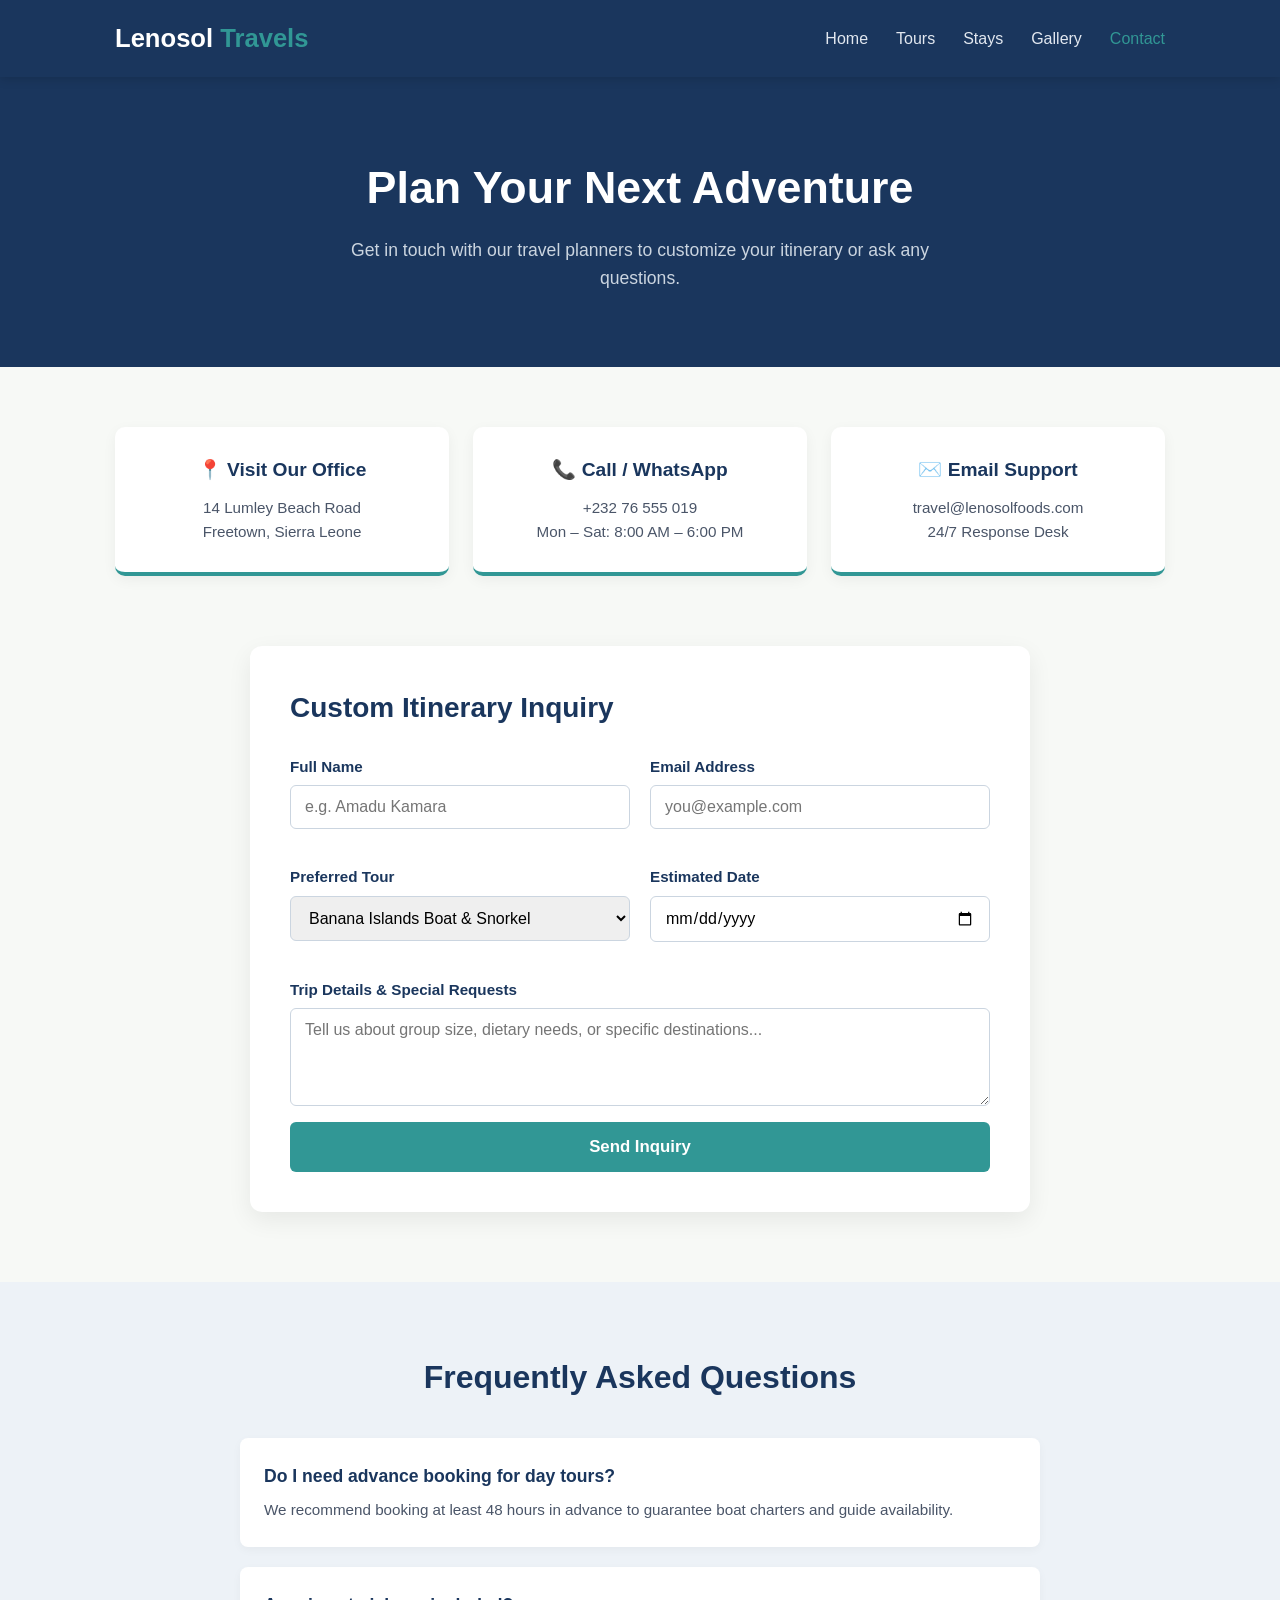
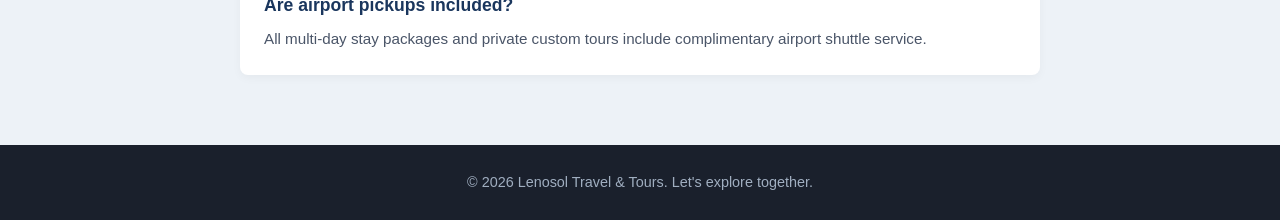
<file: contact.html>
<!doctype html>
<html lang="en">
  <head>
    <meta charset="UTF-8" />
    <meta name="viewport" content="width=device-width, initial-scale=1.0" />
    <title>Contact Us | Lenosol Travel</title>
    <link rel="stylesheet" href="css/contact.css" />
  </head>
  <body>
    <!-- Sticky Navbar -->
    <header class="navbar">
      <div class="container nav-container">
        <a href="index.html" class="logo">Lenosol <span>Travels</span></a>
        <nav>
          <ul class="nav-links">
            <li><a href="index.html">Home</a></li>
            <li><a href="tours.html">Tours</a></li>
            <li><a href="stays.html">Stays</a></li>
            <li><a href="gallery.html">Gallery</a></li>
            <li><a href="contact.html" class="active">Contact</a></li>
          </ul>
        </nav>
      </div>
    </header>

    <!-- Section 1: Header -->
    <section class="contact-header">
      <div class="container">
        <h1>Plan Your Next Adventure</h1>
        <p>
          Get in touch with our travel planners to customize your itinerary or
          ask any questions.
        </p>
      </div>
    </section>

    <!-- Section 2: Contact Info Cards -->
    <section class="info-cards">
      <div class="container cards-grid">
        <div class="info-box">
          <h3>📍 Visit Our Office</h3>
          <p>14 Lumley Beach Road</p>
          <p>Freetown, Sierra Leone</p>
        </div>
        <div class="info-box">
          <h3>📞 Call / WhatsApp</h3>
          <p>+232 76 555 019</p>
          <p>Mon – Sat: 8:00 AM – 6:00 PM</p>
        </div>
        <div class="info-box">
          <h3>✉️ Email Support</h3>
          <p>travel@lenosolfoods.com</p>
          <p>24/7 Response Desk</p>
        </div>
      </div>
    </section>

    <!-- Section 3: Booking & Inquiry Form -->
    <section class="form-section">
      <div class="container form-wrapper">
        <form
          class="inquiry-form"
          action="https://formspree.io/f/mljbwerr"
          method="POST"
        >
          <h2>Custom Itinerary Inquiry</h2>
          <div class="form-row">
            <div class="field">
              <label for="name">Full Name</label>
              <input
                type="text"
                id="name"
                name="name"
                placeholder="e.g. Amadu Kamara"
                required
              />
            </div>
            <div class="field">
              <label for="email">Email Address</label>
              <input
                type="email"
                id="email"
                name="email"
                placeholder="you@example.com"
                required
              />
            </div>
          </div>
          <div class="form-row">
            <div class="field">
              <label for="tour-type">Preferred Tour</label>
              <select id="tour-type" name="tour-type">
                <option value="island">Banana Islands Boat & Snorkel</option>
                <option value="rainforest">Tacugama Rainforest Hike</option>
                <option value="food">Freetown Food & Spice Crawl</option>
                <option value="custom">Fully Custom Itinerary</option>
              </select>
            </div>
            <div class="field">
              <label for="travel-date">Estimated Date</label>
              <input type="date" id="travel-date" name="travel-date" required />
            </div>
          </div>
          <div class="field full">
            <label for="message">Trip Details & Special Requests</label>
            <textarea
              id="message"
              name="message"
              rows="4"
              placeholder="Tell us about group size, dietary needs, or specific destinations..."
            ></textarea>
          </div>
          <button type="submit" class="submit-btn">Send Inquiry</button>
        </form>
      </div>
    </section>

    <!-- Section 4: FAQs & Logistics -->
    <section class="faq-section">
      <div class="container">
        <h2>Frequently Asked Questions</h2>
        <div class="faq-list">
          <div class="faq-item">
            <h4>Do I need advance booking for day tours?</h4>
            <p>
              We recommend booking at least 48 hours in advance to guarantee
              boat charters and guide availability.
            </p>
          </div>
          <div class="faq-item">
            <h4>Are airport pickups included?</h4>
            <p>
              All multi-day stay packages and private custom tours include
              complimentary airport shuttle service.
            </p>
          </div>
        </div>
      </div>
    </section>

    <!-- Footer -->
    <footer class="footer">
      <div class="container">
        <p>&copy; 2026 Lenosol Travel & Tours. Let's explore together.</p>
      </div>
    </footer>
  </body>
</html>
</file>
<file: css/contact.css>
* {
  margin: 0;
  padding: 0;
  box-sizing: border-box;
}
body {
  font-family: "Segoe UI", sans-serif;
  background-color: #f7f9f6;
  color: #2d3748;
  line-height: 1.6;
}
.container {
  width: 90%;
  max-width: 1050px;
  margin: 0 auto;
}

/* Sticky Navbar */
.navbar {
  position: sticky;
  top: 0;
  z-index: 1000;
  background-color: #1a365d;
  padding: 18px 0;
  box-shadow: 0 2px 10px rgba(0, 0, 0, 0.15);
}
.nav-container {
  display: flex;
  justify-content: space-between;
  align-items: center;
}
.logo {
  font-size: 1.6rem;
  font-weight: 700;
  color: #ffffff;
  text-decoration: none;
}
.logo span {
  color: #319795;
}
.nav-links {
  list-style: none;
  display: flex;
  gap: 28px;
}
.nav-links a {
  color: #e2e8f0;
  text-decoration: none;
  font-weight: 500;
  transition: color 0.3s;
}
.nav-links a:hover,
.nav-links a.active {
  color: #319795;
}

/* Section 1: Header */
.contact-header {
  background-color: #1a365d;
  color: #ffffff;
  text-align: center;
  padding: 75px 20px;
}
.contact-header h1 {
  font-size: 2.8rem;
  margin-bottom: 12px;
}
.contact-header p {
  color: #cbd5e0;
  max-width: 600px;
  margin: 0 auto;
  font-size: 1.1rem;
}

/* Section 2: Info Cards */
.info-cards {
  padding: 60px 0 30px;
}
.cards-grid {
  display: grid;
  grid-template-columns: repeat(auto-fit, minmax(260px, 1fr));
  gap: 24px;
}
.info-box {
  background: #ffffff;
  padding: 28px;
  border-radius: 10px;
  text-align: center;
  box-shadow: 0 4px 14px rgba(0, 0, 0, 0.05);
  border-bottom: 4px solid #319795;
}
.info-box h3 {
  color: #1a365d;
  margin-bottom: 10px;
  font-size: 1.2rem;
}
.info-box p {
  color: #4a5568;
  font-size: 0.95rem;
}

/* Section 3: Form */
.form-section {
  padding: 40px 0 70px;
}
.form-wrapper {
  max-width: 780px;
}
.inquiry-form {
  background: #ffffff;
  padding: 40px;
  border-radius: 12px;
  box-shadow: 0 8px 25px rgba(0, 0, 0, 0.07);
}
.inquiry-form h2 {
  color: #1a365d;
  margin-bottom: 24px;
  font-size: 1.75rem;
}
.form-row {
  display: grid;
  grid-template-columns: repeat(auto-fit, minmax(220px, 1fr));
  gap: 20px;
  margin-bottom: 20px;
}
.field {
  display: flex;
  flex-direction: column;
  margin-bottom: 16px;
}
.field.full {
  grid-column: 1 / -1;
}
.field label {
  font-weight: 600;
  margin-bottom: 6px;
  color: #1a365d;
  font-size: 0.95rem;
}
.field input,
.field select,
.field textarea {
  padding: 12px 14px;
  border: 1px solid #cbd5e0;
  border-radius: 6px;
  font-size: 1rem;
  font-family: inherit;
}
.field input:focus,
.field select:focus,
.field textarea:focus {
  outline: none;
  border-color: #319795;
}
.submit-btn {
  width: 100%;
  background-color: #319795;
  color: #ffffff;
  border: none;
  padding: 15px;
  font-size: 1.05rem;
  font-weight: 700;
  border-radius: 6px;
  cursor: pointer;
  transition: background 0.3s;
}
.submit-btn:hover {
  background-color: #2c7a7b;
}

/* Section 4: FAQs */
.faq-section {
  background-color: #edf2f7;
  padding: 70px 0;
}
.faq-section h2 {
  text-align: center;
  color: #1a365d;
  margin-bottom: 35px;
  font-size: 2rem;
}
.faq-list {
  max-width: 800px;
  margin: 0 auto;
  display: flex;
  flex-direction: column;
  gap: 20px;
}
.faq-item {
  background: #ffffff;
  padding: 24px;
  border-radius: 8px;
  box-shadow: 0 3px 10px rgba(0, 0, 0, 0.04);
}
.faq-item h4 {
  color: #1a365d;
  margin-bottom: 8px;
  font-size: 1.1rem;
}
.faq-item p {
  color: #4a5568;
  font-size: 0.95rem;
}

/* Footer */
.footer {
  background-color: #1a202c;
  color: #a0aec0;
  text-align: center;
  padding: 26px 0;
  font-size: 0.9rem;
}

@media (max-width: 768px) {
  .nav-container {
    flex-direction: column;
    gap: 12px;
  }
  .inquiry-form {
    padding: 24px;
  }
}
</file>
